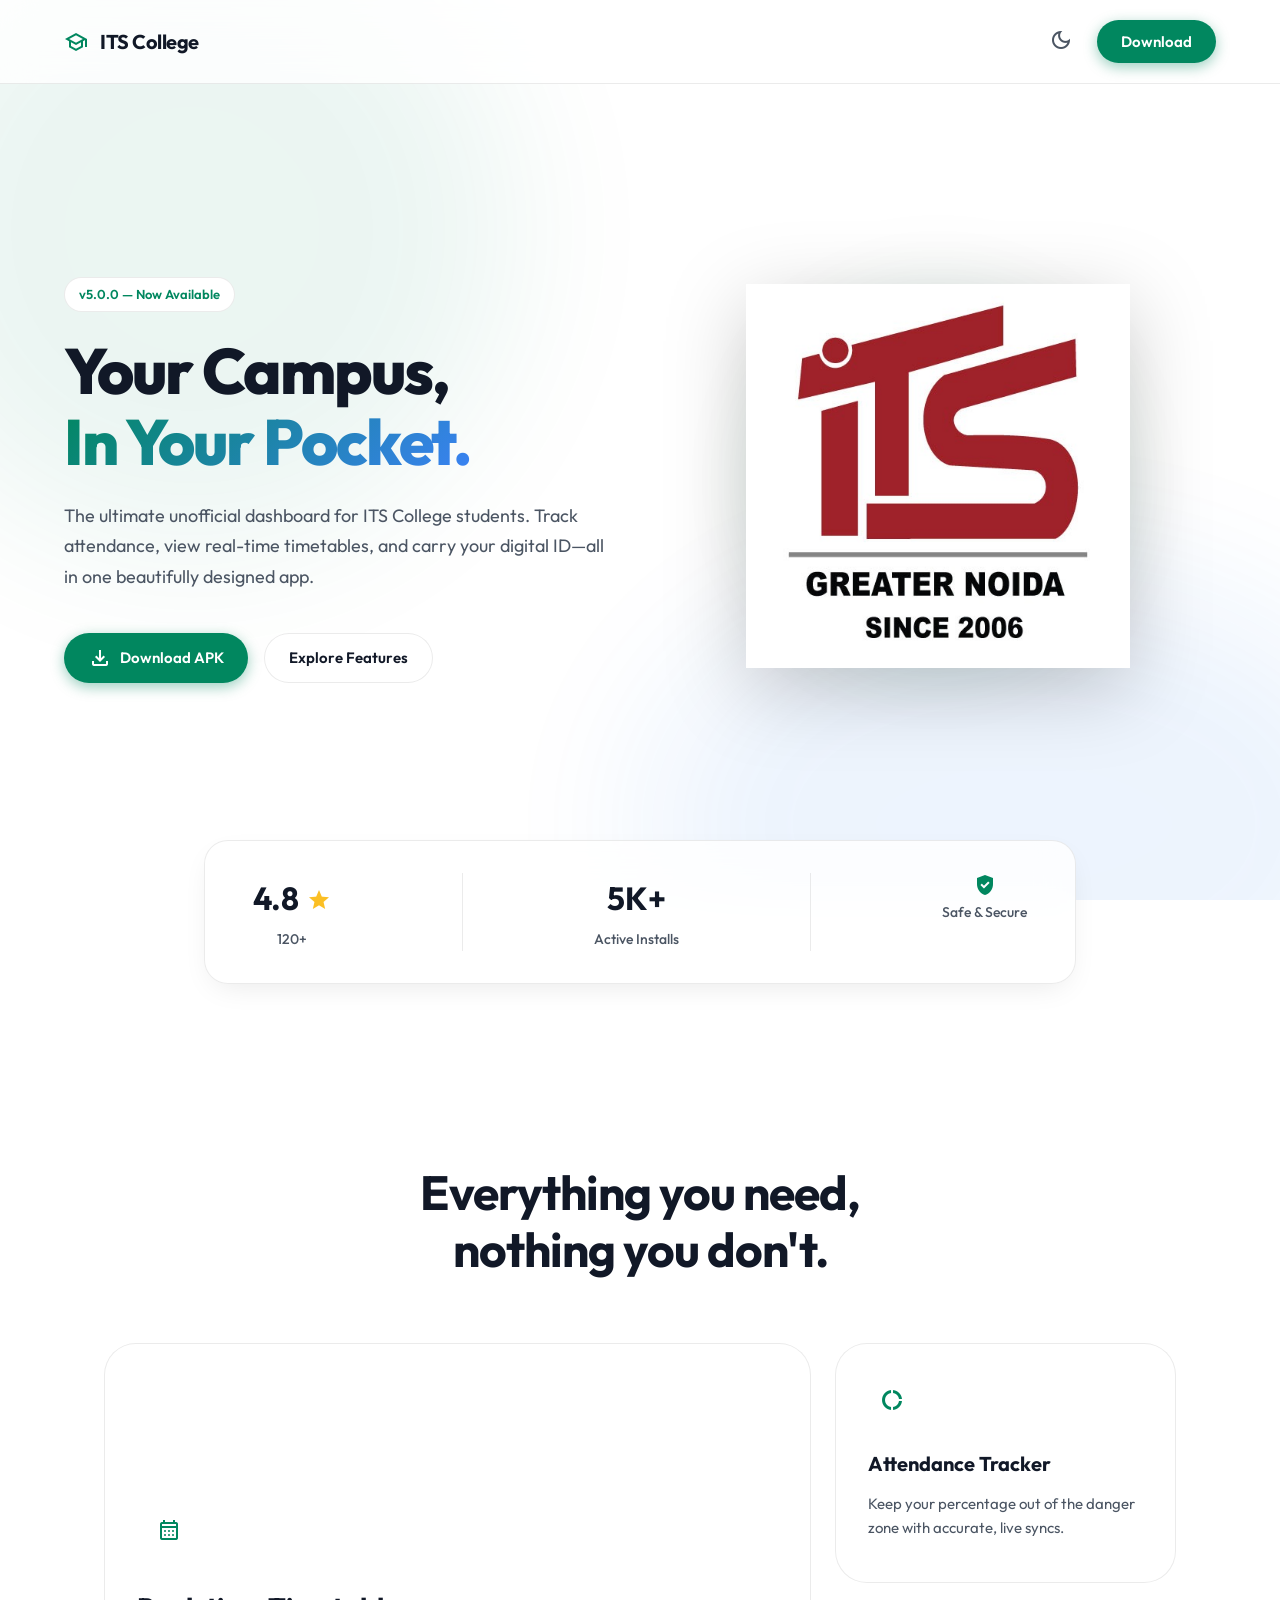
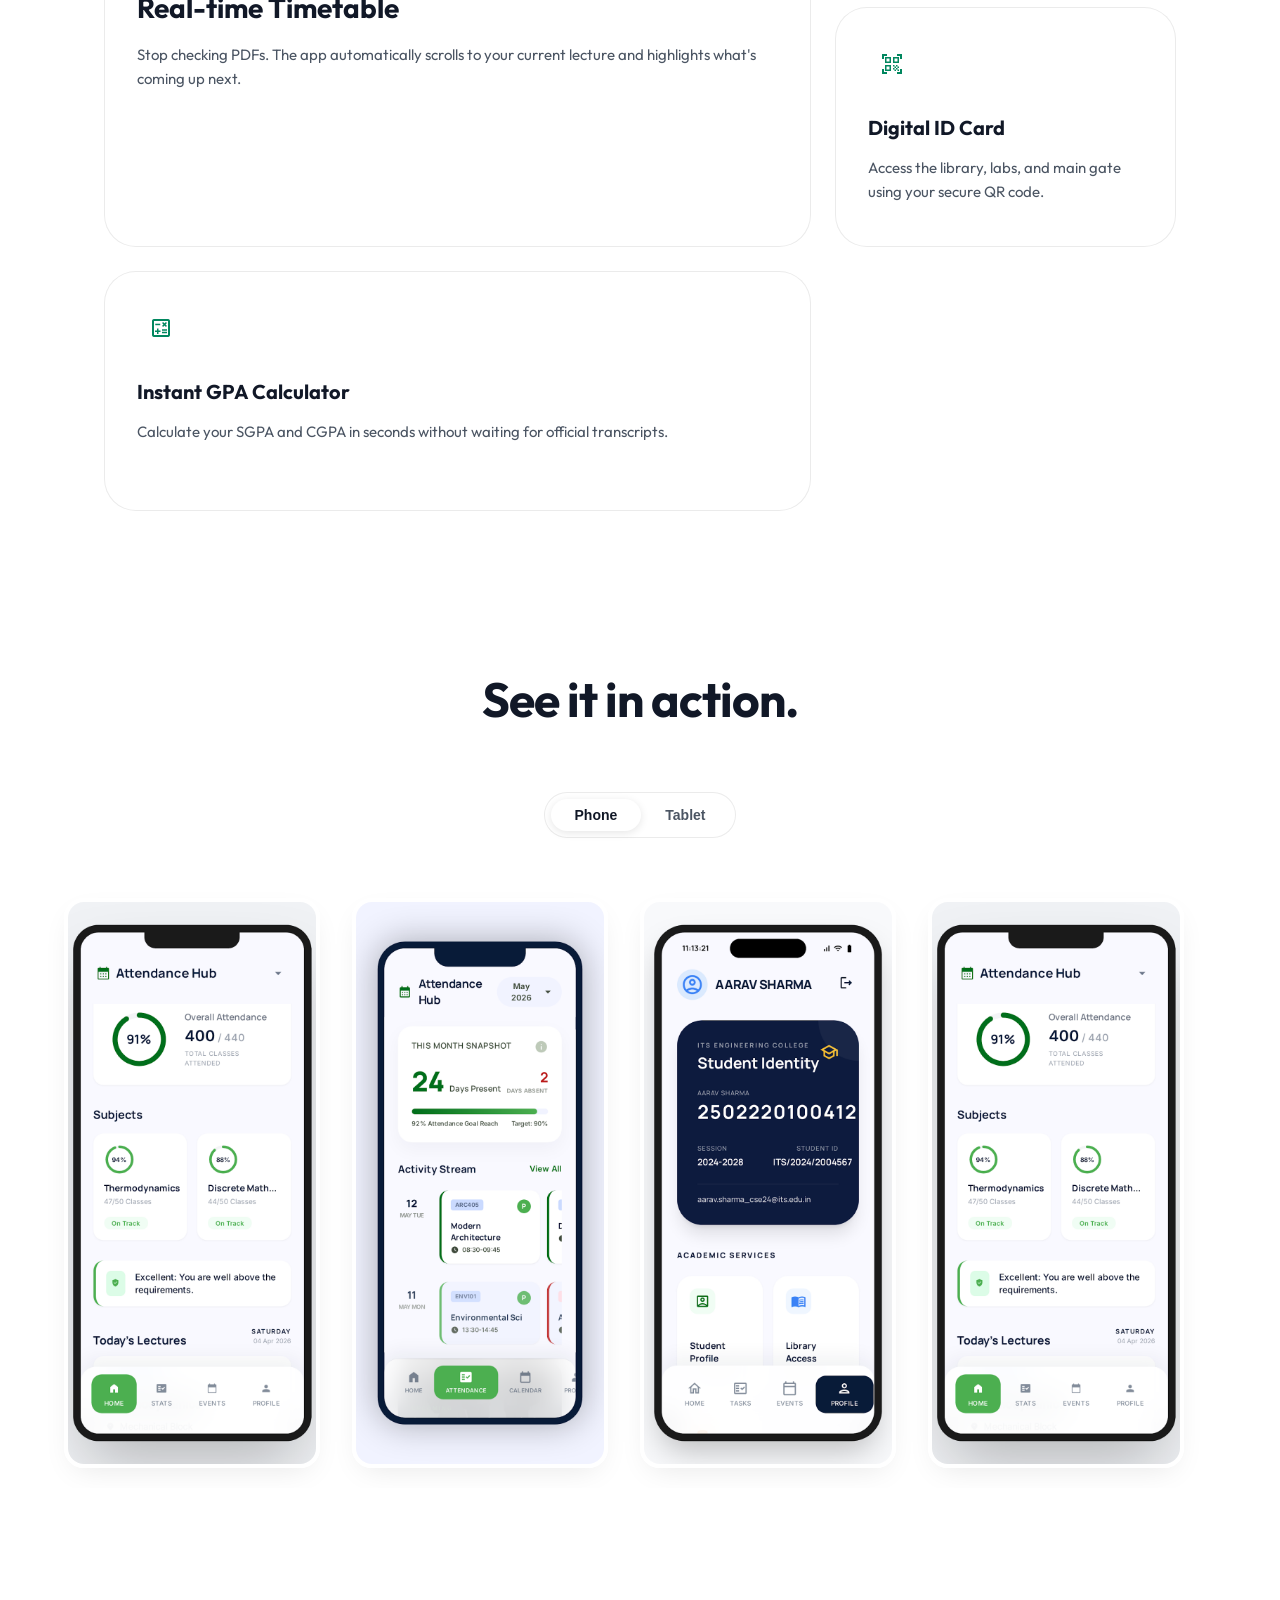
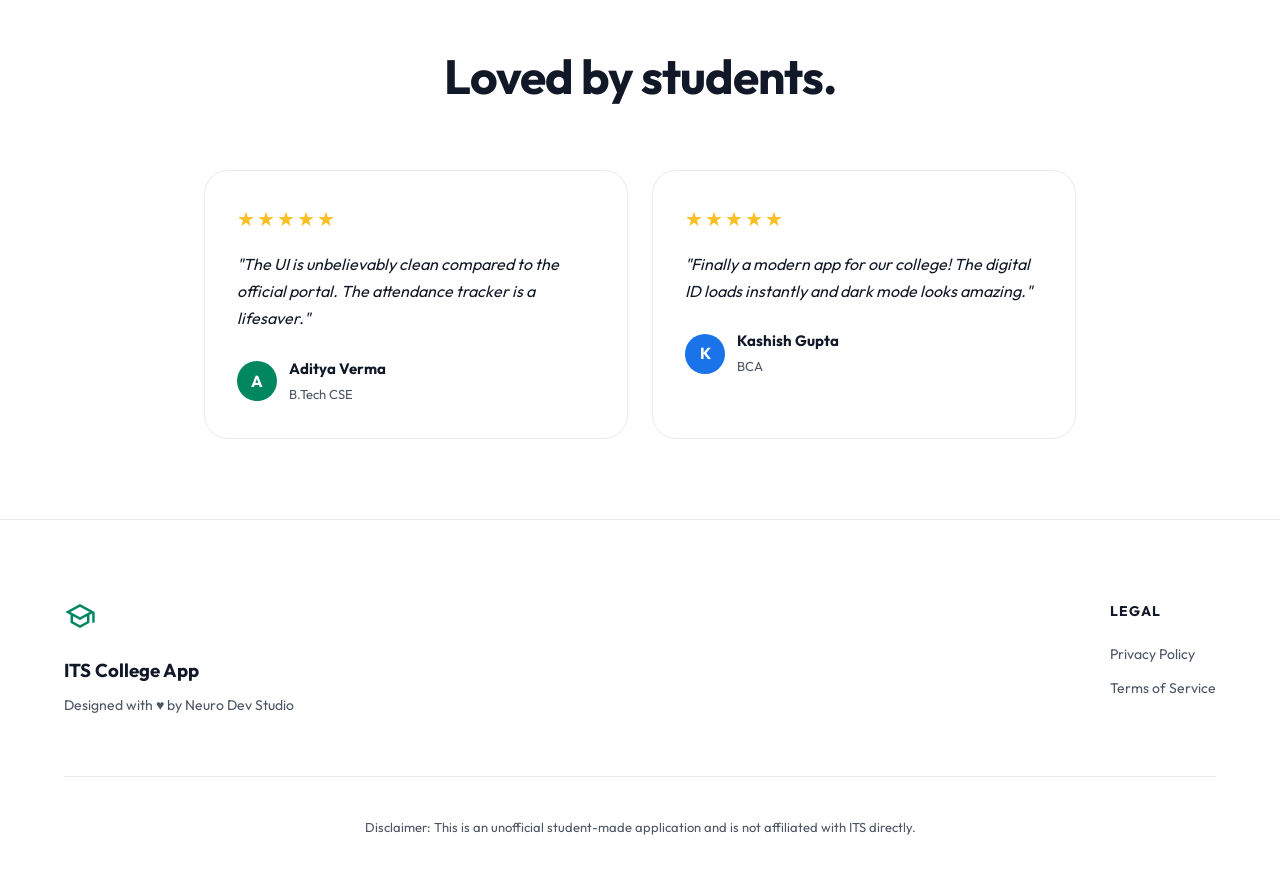
<file: index.html>
<!DOCTYPE html>
<html lang="en" data-theme="light">

<head>
    <meta charset="UTF-8">
    <meta name="viewport" content="width=device-width, initial-scale=1.0">
    <title>ITS College Dashboard | The Unofficial App</title>
    <link rel="stylesheet" href="style.css">
    <link
        href="https://fonts.googleapis.com/css2?family=Material+Symbols+Outlined:opsz,wght,FILL,GRAD@20..48,100..700,0..1,-50..200"
        rel="stylesheet" />
</head>

<body>

    <!-- Animated Background Mesh -->
    <div class="bg-mesh">
        <div class="blob blob-1"></div>
        <div class="blob blob-2"></div>
    </div>

    <!-- Navigation -->
    <nav class="navbar">
        <div class="nav-brand">
            <span class="material-symbols-outlined nav-icon">school</span>
            <span class="nav-title" id="app-name-nav">ITS College</span>
        </div>
        <div class="nav-actions">
            <button class="icon-btn" id="theme-toggle" aria-label="Toggle Theme">
                <span class="material-symbols-outlined">light_mode</span>
            </button>
            <button class="btn-primary nav-dl-btn"
                onclick="document.getElementById('install-btn-hero').click()">Download</button>
        </div>
    </nav>

    <!-- Main Content -->
    <main>
        <!-- Hero Section -->
        <section class="hero-section">
            <div class="hero-content">
                <div class="badge" id="app-version-badge">v2.4.1 Now Available</div>
                <h1 class="hero-title" id="app-hero-title-main">Your Campus,<br><span class="text-gradient">In Your
                        Pocket.</span></h1>
                <p class="hero-subtitle">The ultimate unofficial dashboard for ITS College students. Track attendance,
                    view real-time timetables, and carry your digital ID—all in one beautifully designed app.</p>

                <div class="hero-cta-group">
                    <button class="btn-primary" id="install-btn-hero">
                        <span class="material-symbols-outlined">download</span>
                        Download APK
                    </button>
                    <a href="#features" class="btn-secondary">Explore Features</a>
                </div>
            </div>
            <div class="hero-visual">
                <div class="glow-container">
                    <img src="assets/its-engineering.png" alt="ITS College App Icon" class="floating-icon">
                </div>
            </div>
        </section>

        <!-- Floating Stats Pill -->
        <div class="stats-glass-container">
            <div class="stats-glass">
                <div class="stat">
                    <h3 class="stat-num" id="app-ratings-val">4.8<span class="material-symbols-outlined star-icon"
                            style="font-variation-settings: 'FILL' 1;">star</span></h3>
                    <p class="stat-text" id="app-reviews-count">120+ Reviews</p>
                </div>
                <div class="stat-divider"></div>
                <div class="stat">
                    <h3 class="stat-num" id="app-downloads-count">5K+</h3>
                    <p class="stat-text">Active Installs</p>
                </div>
                <div class="stat-divider"></div>
                <div class="stat">
                    <h3 class="stat-num"><span class="material-symbols-outlined verified-icon"
                            style="font-variation-settings: 'FILL' 1;">verified_user</span></h3>
                    <p class="stat-text">Safe & Secure</p>
                </div>
            </div>
        </div>

        <!-- Features Section -->
        <section class="features-section" id="features">
            <h2 class="section-heading">Everything you need,<br>nothing you don't.</h2>
            <div class="bento-grid">
                <div class="bento-card card-large">
                    <div class="card-icon"><span class="material-symbols-outlined">calendar_month</span></div>
                    <h3>Real-time Timetable</h3>
                    <p>Stop checking PDFs. The app automatically scrolls to your current lecture and highlights what's
                        coming up next.</p>
                </div>
                <div class="bento-card">
                    <div class="card-icon"><span class="material-symbols-outlined">donut_large</span></div>
                    <h3>Attendance Tracker</h3>
                    <p>Keep your percentage out of the danger zone with accurate, live syncs.</p>
                </div>
                <div class="bento-card">
                    <div class="card-icon"><span class="material-symbols-outlined">qr_code_scanner</span></div>
                    <h3>Digital ID Card</h3>
                    <p>Access the library, labs, and main gate using your secure QR code.</p>
                </div>
                <div class="bento-card card-wide">
                    <div class="card-icon"><span class="material-symbols-outlined">calculate</span></div>
                    <h3>Instant GPA Calculator</h3>
                    <p>Calculate your SGPA and CGPA in seconds without waiting for official transcripts.</p>
                </div>
            </div>
        </section>

        <!-- Gallery Section -->
        <section class="gallery-section">
            <div class="gallery-header">
                <h2 class="section-heading">See it in action.</h2>
                <div class="device-toggles">
                    <button class="device-btn active">Phone</button>
                    <button class="device-btn">Tablet</button>
                </div>
            </div>

            <div class="gallery-track">
                <div class="app-screen"><img src="assets/home_header.png" alt="Home Dashboard"></div>
                <div class="app-screen"><img src="assets/attendance_gauge.png" alt="Attendance"></div>
                <div class="app-screen"><img src="assets/notice_cards.png" alt="Notices"></div>
                <!-- Loop trick -->
                <div class="app-screen"><img src="assets/home_header.png" alt="Home Dashboard"></div>
            </div>
        </section>

        <!-- Testimonials Section -->
        <section class="reviews-section">
            <h2 class="section-heading">Loved by students.</h2>
            <div class="reviews-grid">
                <div class="review-card">
                    <div class="review-stars">★★★★★</div>
                    <p class="review-comment">"The UI is unbelievably clean compared to the official portal. The
                        attendance tracker is a lifesaver."</p>
                    <div class="reviewer">
                        <div class="avatar" style="background:#01875f;">A</div>
                        <div>
                            <h4>Aditya Verma</h4>
                            <span>B.Tech CSE</span>
                        </div>
                    </div>
                </div>
                <div class="review-card">
                    <div class="review-stars">★★★★★</div>
                    <p class="review-comment">"Finally a modern app for our college! The digital ID loads instantly and
                        dark mode looks amazing."</p>
                    <div class="reviewer">
                        <div class="avatar" style="background:#1a73e8;">K</div>
                        <div>
                            <h4>Kashish Gupta</h4>
                            <span>BCA</span>
                        </div>
                    </div>
                </div>
            </div>
        </section>
    </main>

    <!-- Footer -->
    <footer>
        <div class="footer-content">
            <div class="footer-brand">
                <span class="material-symbols-outlined" style="font-size: 32px; color: var(--primary);">school</span>
                <h3>ITS College App</h3>
                <p>Designed with ♥ by Neuro Dev Studio</p>
            </div>
            <div class="footer-links">

                <div class="link-column">
                    <h4>Legal</h4>
                    <a href="policy.html">Privacy Policy</a>
                    <a href="terms.html">Terms of Service</a>
                </div>
            </div>
        </div>
        <div class="footer-bottom">
            <p>Disclaimer: This is an unofficial student-made application and is not affiliated with ITS directly.</p>
        </div>
    </footer>

    <!-- Disclaimer Modal Overlay -->
    <div class="modal-overlay" id="disclaimer-overlay">
        <div class="disclaimer-modal">
            <p>This is an Unofficial student made application. We are not affiliated with the official ITS Institution.</p>
            <p class="legal-info">Before proceeding, please acknowledge our <a href="policy.html"
                    target="_blank">Privacy Policy</a> and <a href="terms.html" target="_blank">Terms & Conditions</a>.
            </p>

            <div class="modal-actions">
                <button class="btn-primary" id="accept-disclaimer" style="width: 100%;">Download APK</button>
            </div>
        </div>
    </div>

    <!-- Fullscreen Install Overlay -->

    <div class="install-overlay" id="install-overlay">
        <div class="install-modal">
            <div class="spinner"></div>
            <h3 id="install-status">Preparing Download...</h3>
            <div class="progress-bar-bg">
                <div class="progress-bar-fill" id="install-progress"></div>
            </div>
            <p class="install-helper" id="install-helper">Please wait while the APK is generated.</p>
        </div>
    </div>

    <script src="config.js"></script>
    <script src="script.js"></script>
</body>


</html>
</file>
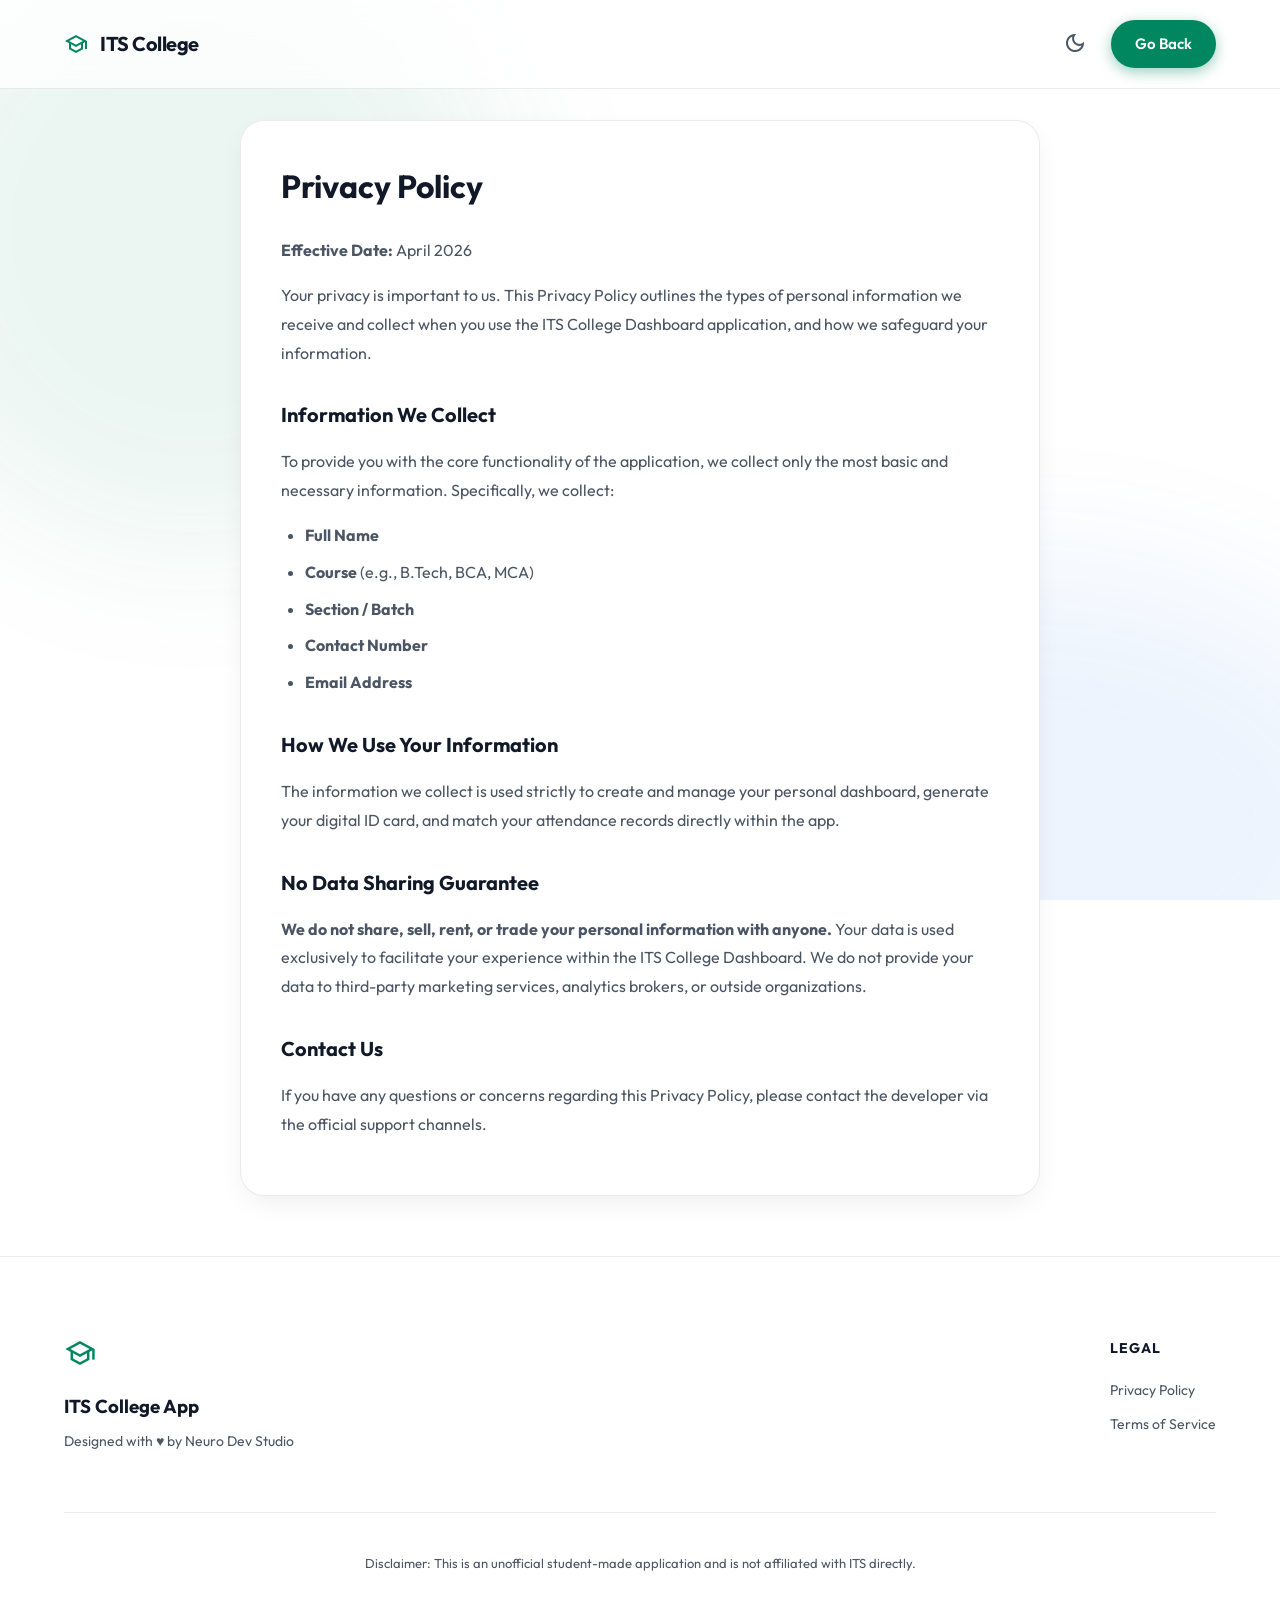
<file: policy.html>
<!DOCTYPE html>
<html lang="en" data-theme="light">

<head>
    <meta charset="UTF-8">
    <meta name="viewport" content="width=device-width, initial-scale=1.0">
    <title>Privacy Policy | ITS College Dashboard</title>
    <link rel="stylesheet" href="style.css">
    <link
        href="https://fonts.googleapis.com/css2?family=Material+Symbols+Outlined:opsz,wght,FILL,GRAD@20..48,100..700,0..1,-50..200"
        rel="stylesheet" />
    <style>
        .policy-container {
            max-width: 800px;
            margin: 120px auto 60px;
            padding: 40px;
            background: var(--bg-surface);
            border-radius: 24px;
            border: 1px solid var(--border-color);
            box-shadow: var(--card-shadow);
        }

        .policy-container h1 {
            font-size: 32px;
            margin-bottom: 24px;
            color: var(--text-primary);
        }

        .policy-container p,
        .policy-container ul {
            font-size: 16px;
            color: var(--text-secondary);
            margin-bottom: 16px;
            line-height: 1.8;
        }

        .policy-container ul {
            margin-left: 24px;
        }

        .policy-container li {
            margin-bottom: 8px;
        }

        .policy-container h2 {
            font-size: 20px;
            margin-top: 32px;
            margin-bottom: 16px;
            color: var(--text-primary);
        }
    </style>
</head>

<body>

    <!-- Animated Background Mesh -->
    <div class="bg-mesh">
        <div class="blob blob-1"></div>
        <div class="blob blob-2"></div>
    </div>

    <!-- Navigation -->
    <nav class="navbar">
        <a href="index.html" class="nav-brand" style="text-decoration: none; color: var(--text-primary);">
            <span class="material-symbols-outlined nav-icon">school</span>
            <span class="nav-title">ITS College</span>
        </a>
        <div class="nav-actions">
            <button class="icon-btn" id="theme-toggle" aria-label="Toggle Theme">
                <span class="material-symbols-outlined">light_mode</span>
            </button>
            <a href="index.html" class="btn-primary nav-dl-btn" style="text-decoration: none;">Go Back</a>
        </div>
    </nav>

    <!-- Main Content -->
    <main>
        <div class="policy-container">
            <h1>Privacy Policy</h1>
            <p><strong>Effective Date:</strong> April 2026</p>

            <p>Your privacy is important to us. This Privacy Policy outlines the types of personal information we
                receive and collect when you use the ITS College Dashboard application, and how we safeguard your
                information.</p>

            <h2>Information We Collect</h2>
            <p>To provide you with the core functionality of the application, we collect only the most basic and
                necessary information. Specifically, we collect:</p>
            <ul>
                <li><strong>Full Name</strong></li>
                <li><strong>Course</strong> (e.g., B.Tech, BCA, MCA)</li>
                <li><strong>Section / Batch</strong></li>
                <li><strong>Contact Number</strong></li>
                <li><strong>Email Address</strong></li>
            </ul>

            <h2>How We Use Your Information</h2>
            <p>The information we collect is used strictly to create and manage your personal dashboard, generate your
                digital ID card, and match your attendance records directly within the app.</p>

            <h2>No Data Sharing Guarantee</h2>
            <p><strong>We do not share, sell, rent, or trade your personal information with anyone.</strong> Your data
                is used exclusively to facilitate your experience within the ITS College Dashboard. We do not provide
                your data to third-party marketing services, analytics brokers, or outside organizations.</p>

            <h2>Contact Us</h2>
            <p>If you have any questions or concerns regarding this Privacy Policy, please contact the developer via the
                official support channels.</p>
        </div>
    </main>

    <!-- Footer -->
    <footer>
        <div class="footer-content">
            <div class="footer-brand">
                <span class="material-symbols-outlined" style="font-size: 32px; color: var(--primary);">school</span>
                <h3>ITS College App</h3>
                <p>Designed with ♥ by Neuro Dev Studio</p>
            </div>
            <div class="footer-links">

                <div class="link-column">
                    <h4>Legal</h4>
                    <a href="policy.html">Privacy Policy</a>
                    <a href="terms.html">Terms of Service</a>
                </div>
            </div>
        </div>
        <div class="footer-bottom">
            <p>Disclaimer: This is an unofficial student-made application and is not affiliated with ITS directly.</p>
        </div>
    </footer>

    <script src="config.js"></script>
    <script src="script.js"></script>
</body>


</html>
</file>
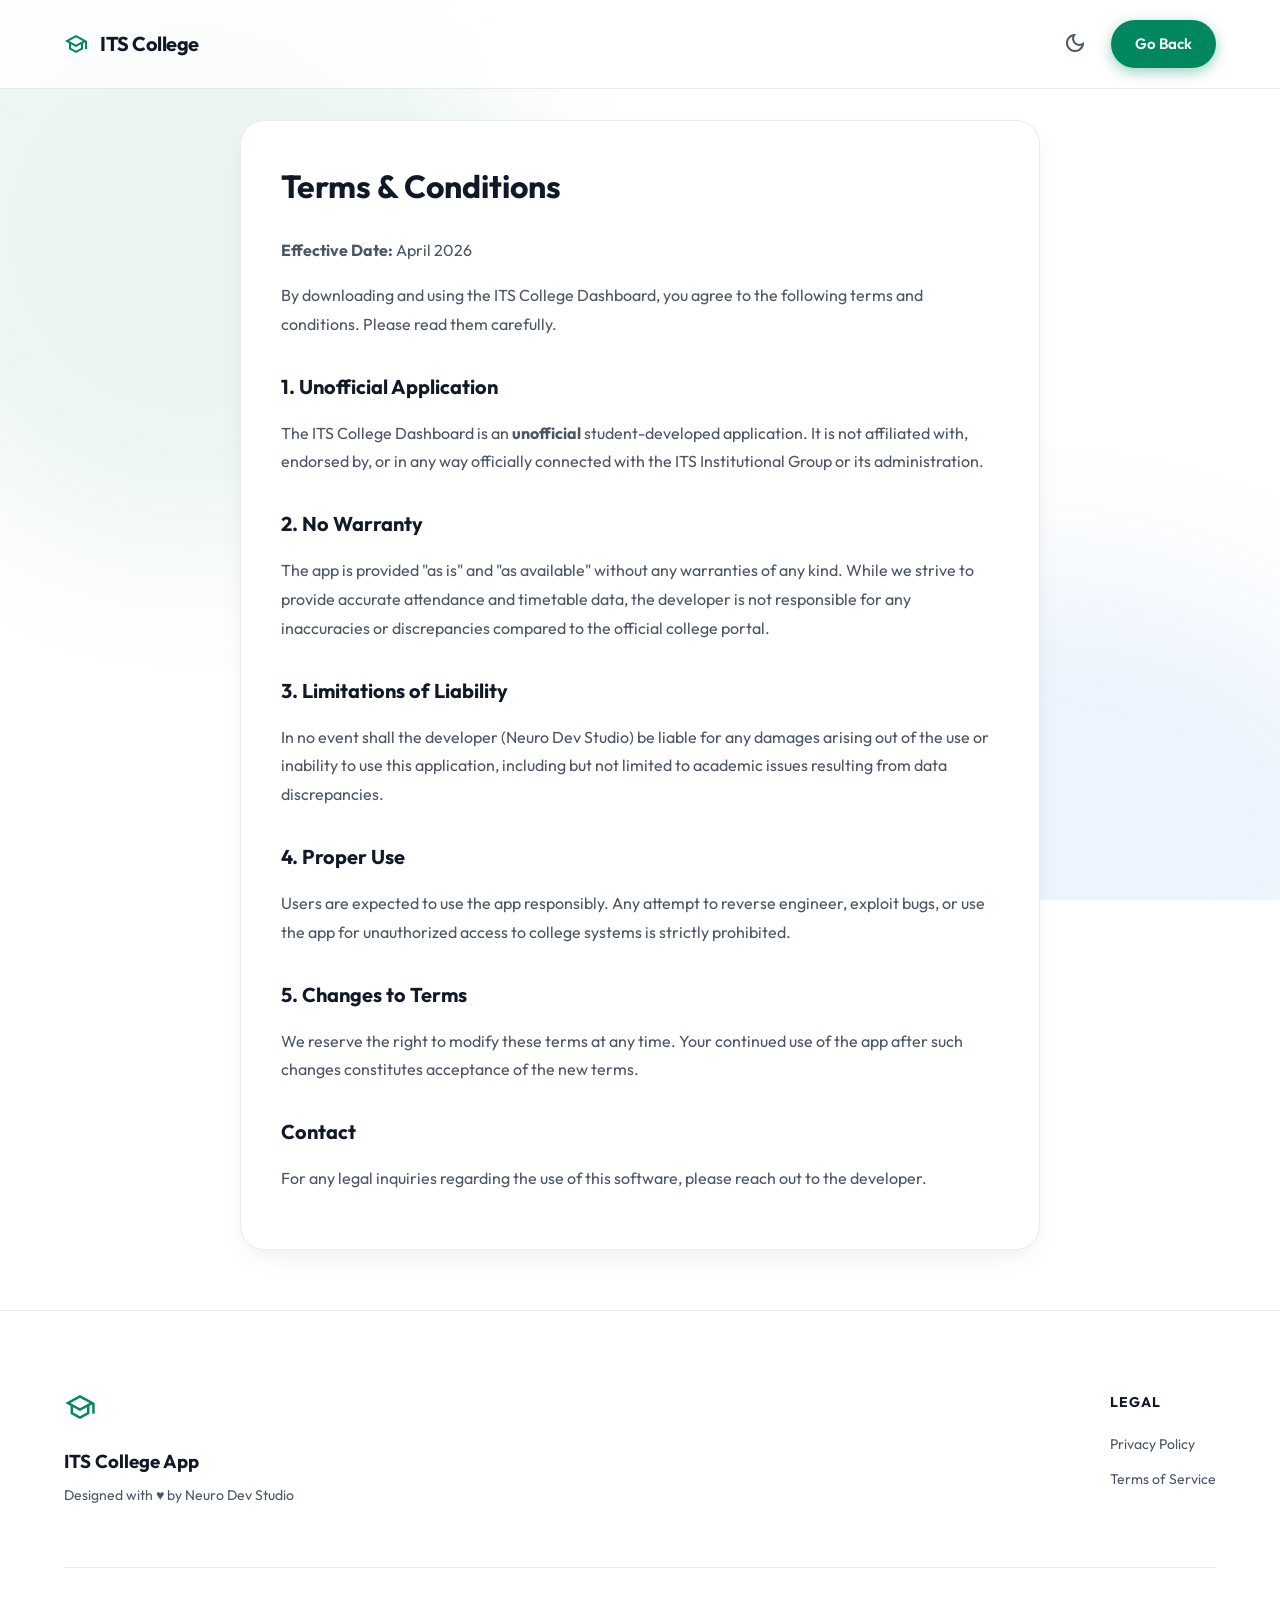
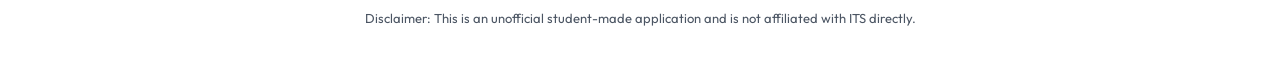
<file: terms.html>
<!DOCTYPE html>
<html lang="en" data-theme="light">
<head>
    <meta charset="UTF-8">
    <meta name="viewport" content="width=device-width, initial-scale=1.0">
    <title>Terms & Conditions | ITS College Dashboard</title>
    <link rel="stylesheet" href="style.css">
    <link href="https://fonts.googleapis.com/css2?family=Material+Symbols+Outlined:opsz,wght,FILL,GRAD@20..48,100..700,0..1,-50..200" rel="stylesheet" />
    <style>
        .terms-container {
            max-width: 800px;
            margin: 120px auto 60px;
            padding: 40px;
            background: var(--bg-surface);
            border-radius: 24px;
            border: 1px solid var(--border-color);
            box-shadow: var(--card-shadow);
        }
        .terms-container h1 {
            font-size: 32px;
            margin-bottom: 24px;
            color: var(--text-primary);
        }
        .terms-container p, .terms-container ul {
            font-size: 16px;
            color: var(--text-secondary);
            margin-bottom: 16px;
            line-height: 1.8;
        }
        .terms-container ul {
            margin-left: 24px;
        }
        .terms-container li {
            margin-bottom: 8px;
        }
        .terms-container h2 {
            font-size: 20px;
            margin-top: 32px;
            margin-bottom: 16px;
            color: var(--text-primary);
        }
    </style>
</head>
<body>

    <!-- Animated Background Mesh -->
    <div class="bg-mesh">
        <div class="blob blob-1"></div>
        <div class="blob blob-2"></div>
    </div>

    <!-- Navigation -->
    <nav class="navbar">
        <a href="index.html" class="nav-brand" style="text-decoration: none; color: var(--text-primary);">
            <span class="material-symbols-outlined nav-icon">school</span>
            <span class="nav-title">ITS College</span>
        </a>
        <div class="nav-actions">
            <button class="icon-btn" id="theme-toggle" aria-label="Toggle Theme">
                <span class="material-symbols-outlined">light_mode</span>
            </button>
            <a href="index.html" class="btn-primary nav-dl-btn" style="text-decoration: none;">Go Back</a>
        </div>
    </nav>

    <!-- Main Content -->
    <main>
        <div class="terms-container">
            <h1>Terms & Conditions</h1>
            <p><strong>Effective Date:</strong> April 2026</p>
            
            <p>By downloading and using the ITS College Dashboard, you agree to the following terms and conditions. Please read them carefully.</p>

            <h2>1. Unofficial Application</h2>
            <p>The ITS College Dashboard is an <strong>unofficial</strong> student-developed application. It is not affiliated with, endorsed by, or in any way officially connected with the ITS Institutional Group or its administration.</p>

            <h2>2. No Warranty</h2>
            <p>The app is provided "as is" and "as available" without any warranties of any kind. While we strive to provide accurate attendance and timetable data, the developer is not responsible for any inaccuracies or discrepancies compared to the official college portal.</p>

            <h2>3. Limitations of Liability</h2>
            <p>In no event shall the developer (Neuro Dev Studio) be liable for any damages arising out of the use or inability to use this application, including but not limited to academic issues resulting from data discrepancies.</p>

            <h2>4. Proper Use</h2>
            <p>Users are expected to use the app responsibly. Any attempt to reverse engineer, exploit bugs, or use the app for unauthorized access to college systems is strictly prohibited.</p>

            <h2>5. Changes to Terms</h2>
            <p>We reserve the right to modify these terms at any time. Your continued use of the app after such changes constitutes acceptance of the new terms.</p>

            <h2>Contact</h2>
            <p>For any legal inquiries regarding the use of this software, please reach out to the developer.</p>
        </div>
    </main>

    <!-- Footer -->
    <footer>
        <div class="footer-content">
            <div class="footer-brand">
                <span class="material-symbols-outlined" style="font-size: 32px; color: var(--primary);">school</span>
                <h3>ITS College App</h3>
                <p>Designed with ♥ by Neuro Dev Studio</p>
            </div>
            <div class="footer-links">
                <div class="link-column">
                    <h4>Legal</h4>
                    <a href="policy.html">Privacy Policy</a>
                    <a href="terms.html">Terms of Service</a>
                </div>
            </div>
        </div>
        <div class="footer-bottom">
            <p>Disclaimer: This is an unofficial student-made application and is not affiliated with ITS directly.</p>
        </div>
    </footer>

    <script src="config.js"></script>
    <script src="script.js"></script>
</body>

</html>
</file>
<file: style.css>
@import url('https://fonts.googleapis.com/css2?family=Outfit:wght@300;400;500;600;700;800&display=swap');

:root {
    --primary: #01875f;
    --primary-glow: rgba(1, 135, 95, 0.4);
    --secondary: #1a73e8;
    
    /* Light Theme Defs (Fallback/Toggleable) */
    --bg-main: #ffffff;
    --bg-surface: #ffffff;
    --bg-glass: rgba(255, 255, 255, 0.8);
    --text-primary: #111827;
    --text-secondary: #4b5563;
    --border-color: rgba(0, 0, 0, 0.08);
    --card-shadow: 0 10px 30px -10px rgba(0, 0, 0, 0.1);
    
    --transition: all 0.3s cubic-bezier(0.4, 0, 0.2, 1);
}

[data-theme="dark"] {
    --bg-main: #0B0E14;
    --bg-surface: #151A22;
    --bg-glass: rgba(21, 26, 34, 0.6);
    --text-primary: #f3f4f6;
    --text-secondary: #9ca3af;
    --border-color: rgba(255, 255, 255, 0.08);
    --card-shadow: 0 10px 40px -10px rgba(0, 0, 0, 0.5);
    --primary: #00e676; /* Brighter in dark mode */
}

* {
    margin: 0;
    padding: 0;
    box-sizing: border-box;
}

body {
    font-family: 'Outfit', sans-serif;
    background-color: var(--bg-main);
    color: var(--text-primary);
    line-height: 1.6;
    overflow-x: hidden;
    transition: background-color 0.3s ease;
}

/* Background Mesh Animations */
.bg-mesh {
    position: fixed;
    top: 0; left: 0; width: 100vw; height: 100vh;
    z-index: -1;
    overflow: hidden;
    pointer-events: none;
}

.blob {
    position: absolute;
    border-radius: 50%;
    filter: blur(80px);
    opacity: 0.08;
    animation: float 20s infinite ease-in-out alternate;
}

.blob-1 {
    top: -10%; left: -10%;
    width: 50vw; height: 50vw;
    background-color: var(--primary);
}

.blob-2 {
    bottom: -20%; right: -10%;
    width: 60vw; height: 40vw;
    background-color: var(--secondary);
    animation-delay: -10s;
}

@keyframes float {
    0% { transform: translate(0, 0) scale(1); }
    100% { transform: translate(5%, 10%) scale(1.1); }
}

/* Navigation */
.navbar {
    display: flex;
    justify-content: space-between;
    align-items: center;
    padding: 20px 5%;
    position: fixed;
    top: 0; left: 0; width: 100%;
    background: var(--bg-glass);
    backdrop-filter: blur(16px);
    -webkit-backdrop-filter: blur(16px);
    border-bottom: 1px solid var(--border-color);
    z-index: 100;
}

.nav-brand {
    display: flex;
    align-items: center;
    gap: 12px;
    font-weight: 700;
    font-size: 20px;
    letter-spacing: -0.5px;
}

.nav-icon {
    color: var(--primary);
    font-size: 28px;
}

.nav-actions {
    display: flex;
    align-items: center;
    gap: 16px;
}

.icon-btn {
    background: none; border: none;
    color: var(--text-secondary);
    cursor: pointer;
    padding: 8px;
    border-radius: 50%;
    transition: var(--transition);
}

.icon-btn:hover {
    color: var(--text-primary);
    background: var(--bg-surface);
}

/* Buttons */
.btn-primary {
    background: var(--primary);
    color: #fff;
    border: none;
    padding: 12px 24px;
    border-radius: 100px;
    font-size: 15px;
    font-weight: 600;
    font-family: inherit;
    cursor: pointer;
    display: flex;
    align-items: center;
    gap: 8px;
    transition: var(--transition);
    box-shadow: 0 4px 14px var(--primary-glow);
}

.btn-primary:hover {
    transform: translateY(-2px);
    box-shadow: 0 6px 20px var(--primary-glow);
    filter: brightness(1.1);
}

.btn-secondary {
    background: var(--bg-surface);
    color: var(--text-primary);
    border: 1px solid var(--border-color);
    padding: 12px 24px;
    border-radius: 100px;
    font-size: 15px;
    font-weight: 600;
    text-decoration: none;
    transition: var(--transition);
}

.btn-secondary:hover {
    background: var(--border-color);
}

/* Hero Section */
.hero-section {
    min-height: 100vh;
    display: grid;
    grid-template-columns: 1fr 1fr;
    align-items: center;
    padding: 120px 5% 60px;
    gap: 40px;
    max-width: 1400px;
    margin: 0 auto;
}

.hero-content {
    max-width: 600px;
}

.badge {
    display: inline-block;
    padding: 6px 14px;
    border-radius: 100px;
    background: var(--bg-surface);
    border: 1px solid var(--border-color);
    font-size: 13px;
    font-weight: 600;
    color: var(--primary);
    margin-bottom: 24px;
}

.hero-title {
    font-size: clamp(48px, 5vw, 72px);
    line-height: 1.1;
    font-weight: 800;
    letter-spacing: -2px;
    margin-bottom: 24px;
}

.text-gradient {
    background: linear-gradient(135deg, var(--primary), #3b82f6);
    -webkit-background-clip: text;
    background-clip: text;
    -webkit-text-fill-color: transparent;
}

.hero-subtitle {
    font-size: 18px;
    color: var(--text-secondary);
    margin-bottom: 40px;
    line-height: 1.7;
}

.hero-cta-group {
    display: flex;
    gap: 16px;
    flex-wrap: wrap;
}

.hero-visual {
    display: flex;
    justify-content: center;
    align-items: center;
    position: relative;
}

.glow-container {
    position: relative;
    width: clamp(250px, 30vw, 400px);
    aspect-ratio: 1;
}

.glow-container::after {
    content: '';
    position: absolute;
    inset: 10%;
    background: var(--primary);
    filter: blur(60px);
    opacity: 0.2;
    z-index: -1;
    border-radius: 50%;
}

.floating-icon {
    width: 100%;
    height: 100%;
    object-fit: contain;
    animation: bounce 6s infinite ease-in-out;
    filter: drop-shadow(0 20px 40px rgba(0,0,0,0.2));
}

@keyframes bounce {
    0%, 100% { transform: translateY(0); }
    50% { transform: translateY(-20px); }
}

/* Floating Stats */
.stats-glass-container {
    max-width: 1000px;
    margin: -60px auto 100px;
    padding: 0 5%;
    position: relative;
    z-index: 10;
}

.stats-glass {
    background: var(--bg-glass);
    backdrop-filter: blur(20px);
    -webkit-backdrop-filter: blur(20px);
    border: 1px solid var(--border-color);
    border-radius: 24px;
    padding: 32px 48px;
    display: flex;
    justify-content: space-between;
    box-shadow: var(--card-shadow);
}

.stat {
    text-align: center;
}

.stat-num {
    font-size: 32px;
    font-weight: 700;
    color: var(--text-primary);
    display: flex;
    align-items: center;
    justify-content: center;
    gap: 8px;
}

.stat-text {
    font-size: 14px;
    color: var(--text-secondary);
    font-weight: 500;
    margin-top: 4px;
}

.star-icon { color: #fbbf24; font-size: 24px; }
.verified-icon { color: var(--primary); font-size: 36px; }

.stat-divider {
    width: 1px;
    background: var(--border-color);
}

/* Common Section */
.section-heading {
    text-align: center;
    font-size: clamp(32px, 4vw, 48px);
    font-weight: 700;
    letter-spacing: -1px;
    margin-bottom: 64px;
    line-height: 1.2;
}

/* Features Bento Grid */
.features-section {
    padding: 80px 5%;
    max-width: 1200px;
    margin: 0 auto;
}

.bento-grid {
    display: grid;
    grid-template-columns: repeat(3, 1fr);
    grid-auto-rows: 240px;
    gap: 24px;
}

.bento-card {
    background: var(--bg-surface);
    border: 1px solid var(--border-color);
    border-radius: 32px;
    padding: 32px;
    transition: var(--transition);
    display: flex;
    flex-direction: column;
}

.bento-card:hover {
    transform: translateY(-4px);
    box-shadow: var(--card-shadow);
    border-color: var(--primary-glow);
}

.card-icon {
    width: 48px;
    height: 48px;
    border-radius: 16px;
    background: var(--bg-main);
    display: flex;
    align-items: center;
    justify-content: center;
    margin-bottom: 24px;
    color: var(--primary);
}

.bento-card h3 {
    font-size: 20px;
    margin-bottom: 12px;
}

.bento-card p {
    color: var(--text-secondary);
    font-size: 15px;
}

.card-large {
    grid-column: span 2;
    grid-row: span 2;
    justify-content: center;
}

.card-large .card-icon { width: 64px; height: 64px; font-size: 32px; }
.card-large h3 { font-size: 28px; }

.card-wide {
    grid-column: span 2;
}

/* Gallery Section */
.gallery-section {
    padding: 80px 0;
    overflow: hidden;
}

.gallery-header {
    text-align: center;
    margin-bottom: 40px;
}

.device-toggles {
    display: inline-flex;
    background: var(--bg-surface);
    padding: 6px;
    border-radius: 100px;
    border: 1px solid var(--border-color);
}

.device-btn {
    background: transparent;
    border: none;
    padding: 8px 24px;
    border-radius: 100px;
    font-size: 14px;
    font-weight: 600;
    color: var(--text-secondary);
    cursor: pointer;
    transition: var(--transition);
}

.device-btn.active {
    background: var(--bg-main);
    color: var(--text-primary);
    box-shadow: 0 2px 8px rgba(0,0,0,0.1);
}

.gallery-track {
    display: flex;
    gap: 32px;
    padding: 20px 50vw 20px 5%; /* Start at left edge */
    overflow-x: auto;
    scroll-snap-type: x mandatory;
    scrollbar-width: none;
}

.gallery-track::-webkit-scrollbar { display: none; }

.app-screen {
    flex: 0 0 clamp(240px, 20vw, 300px);
    scroll-snap-align: center;
    border-radius: 20px;
    overflow: hidden;
    box-shadow: var(--card-shadow);
    border: 4px solid var(--bg-surface);
    transition: transform 0.4s ease;
}

.app-screen:hover {
    transform: scale(1.05);
}

.app-screen img {
    width: 100%;
    display: block;
}

/* Reviews */
.reviews-section {
    padding: 80px 5%;
    max-width: 1000px;
    margin: 0 auto;
}

.reviews-grid {
    display: grid;
    grid-template-columns: 1fr 1fr;
    gap: 24px;
}

.review-card {
    background: var(--bg-surface);
    border: 1px solid var(--border-color);
    padding: 32px;
    border-radius: 24px;
}

.review-stars {
    color: #fbbf24;
    letter-spacing: 2px;
    margin-bottom: 16px;
    font-size: 20px;
}

.review-comment {
    font-size: 16px;
    line-height: 1.7;
    margin-bottom: 24px;
    font-style: italic;
}

.reviewer {
    display: flex;
    align-items: center;
    gap: 12px;
}

.avatar {
    width: 40px; height: 40px;
    border-radius: 50%;
    display: flex;
    align-items: center; justify-content: center;
    color: white; font-weight: bold;
}

.reviewer h4 { font-size: 15px; }
.reviewer span { font-size: 13px; color: var(--text-secondary); }

/* Footer */
footer {
    border-top: 1px solid var(--border-color);
    padding: 80px 5% 40px;
    background: var(--bg-surface);
}

.footer-content {
    max-width: 1200px;
    margin: 0 auto;
    display: flex;
    justify-content: space-between;
    flex-wrap: wrap;
    gap: 40px;
    margin-bottom: 60px;
}

.footer-brand h3 { margin: 16px 0 8px; }
.footer-brand p { color: var(--text-secondary); font-size: 14px; }

.footer-links {
    display: flex;
    gap: 80px;
}

.link-column {
    display: flex;
    flex-direction: column;
    gap: 12px;
}

.link-column h4 {
    font-size: 14px;
    text-transform: uppercase;
    letter-spacing: 1px;
    color: var(--text-primary);
    margin-bottom: 8px;
}

.link-column a {
    color: var(--text-secondary);
    text-decoration: none;
    font-size: 14px;
    transition: color 0.2s;
}

.link-column a:hover { color: var(--primary); }

.footer-bottom {
    text-align: center;
    padding-top: 40px;
    border-top: 1px solid var(--border-color);
    color: var(--text-secondary);
    font-size: 13px;
}

/* Modal Overlays (Base) */
.modal-overlay {
    position: fixed;
    top: 0; left: 0; width: 100%; height: 100%;
    background: rgba(0,0,0,0.85);
    backdrop-filter: blur(12px);
    -webkit-backdrop-filter: blur(12px);
    z-index: 2000;
    display: flex;
    align-items: center;
    justify-content: center;
    opacity: 0;
    pointer-events: none;
    transition: opacity 0.3s ease;
}

.modal-overlay.active {
    opacity: 1;
    pointer-events: auto;
}

/* Disclaimer Specific Modal */
.disclaimer-modal {
    background: var(--bg-surface);
    padding: 32px 40px;
    border-radius: 32px;
    max-width: 450px;
    width: 90%;
    text-align: center;
    border: 1px solid var(--border-color);
    box-shadow: 0 40px 100px rgba(0,0,0,0.6);
    transform: translateY(40px);
    transition: transform 0.4s cubic-bezier(0.4, 0, 0.2, 1);
}

.modal-overlay.active .disclaimer-modal {
    transform: translateY(0);
}

.disclaimer-modal p {
    font-size: 15px;
    color: var(--text-secondary);
    margin-bottom: 16px;
    line-height: 1.6;
}

.legal-info {
    padding-top: 10px;
    border-top: 1px solid var(--border-color);
}

.legal-info a {
    color: var(--primary);
    text-decoration: none;
    font-weight: 600;
}

.modal-actions {
    display: flex;
    gap: 12px;
    margin-top: 32px;
}

.modal-actions button {
    flex: 1;
    justify-content: center;
}

/* Install Overlay Modal */
.install-overlay {
    position: fixed;
    top: 0; left: 0; width: 100vw; height: 100vh;
    background: rgba(0,0,0,0.8);
    backdrop-filter: blur(10px);
    z-index: 1000;
    display: flex;
    align-items: center;
    justify-content: center;
    opacity: 0;
    pointer-events: none;
    transition: opacity 0.3s ease;
}

.install-overlay.active {
    opacity: 1;
    pointer-events: auto;
}

.install-modal {
    background: var(--bg-surface);
    padding: 40px;
    border-radius: 24px;
    text-align: center;
    width: 90%;
    max-width: 400px;
    border: 1px solid var(--border-color);
    box-shadow: 0 20px 40px rgba(0,0,0,0.4);
    transform: translateY(20px);
    transition: transform 0.4s cubic-bezier(0.4, 0, 0.2, 1);
}

.install-overlay.active .install-modal {
    transform: translateY(0);
}

.spinner {
    width: 60px; height: 60px;
    border: 4px solid var(--border-color);
    border-top-color: var(--primary);
    border-radius: 50%;
    margin: 0 auto 24px;
    animation: spin 1s linear infinite;
}

@keyframes spin { to { transform: rotate(360deg); } }

.install-modal h3 { margin-bottom: 24px; font-size: 20px; }

.progress-bar-bg {
    width: 100%;
    height: 8px;
    background: var(--bg-main);
    border-radius: 100px;
    overflow: hidden;
    margin-bottom: 16px;
}

.progress-bar-fill {
    height: 100%;
    background: var(--primary);
    width: 0%;
    transition: width 0.2s ease;
}

.install-helper {
    font-size: 13px;
    color: var(--text-secondary);
}

/* Responsive */
@media (max-width: 900px) {
    .hero-section {
        grid-template-columns: 1fr;
        text-align: center;
        padding-top: 100px;
    }
    .hero-content { margin: 0 auto; }
    .hero-cta-group { justify-content: center; }
    .stats-glass { flex-direction: column; gap: 24px; }
    .stat-divider { width: 100%; height: 1px; }
    .bento-grid { grid-template-columns: 1fr; grid-auto-rows: auto; }
    .card-large, .card-wide { grid-column: span 1; grid-row: span 1; }
    .reviews-grid { grid-template-columns: 1fr; }
    .footer-content { flex-direction: column; }
}
</file>
